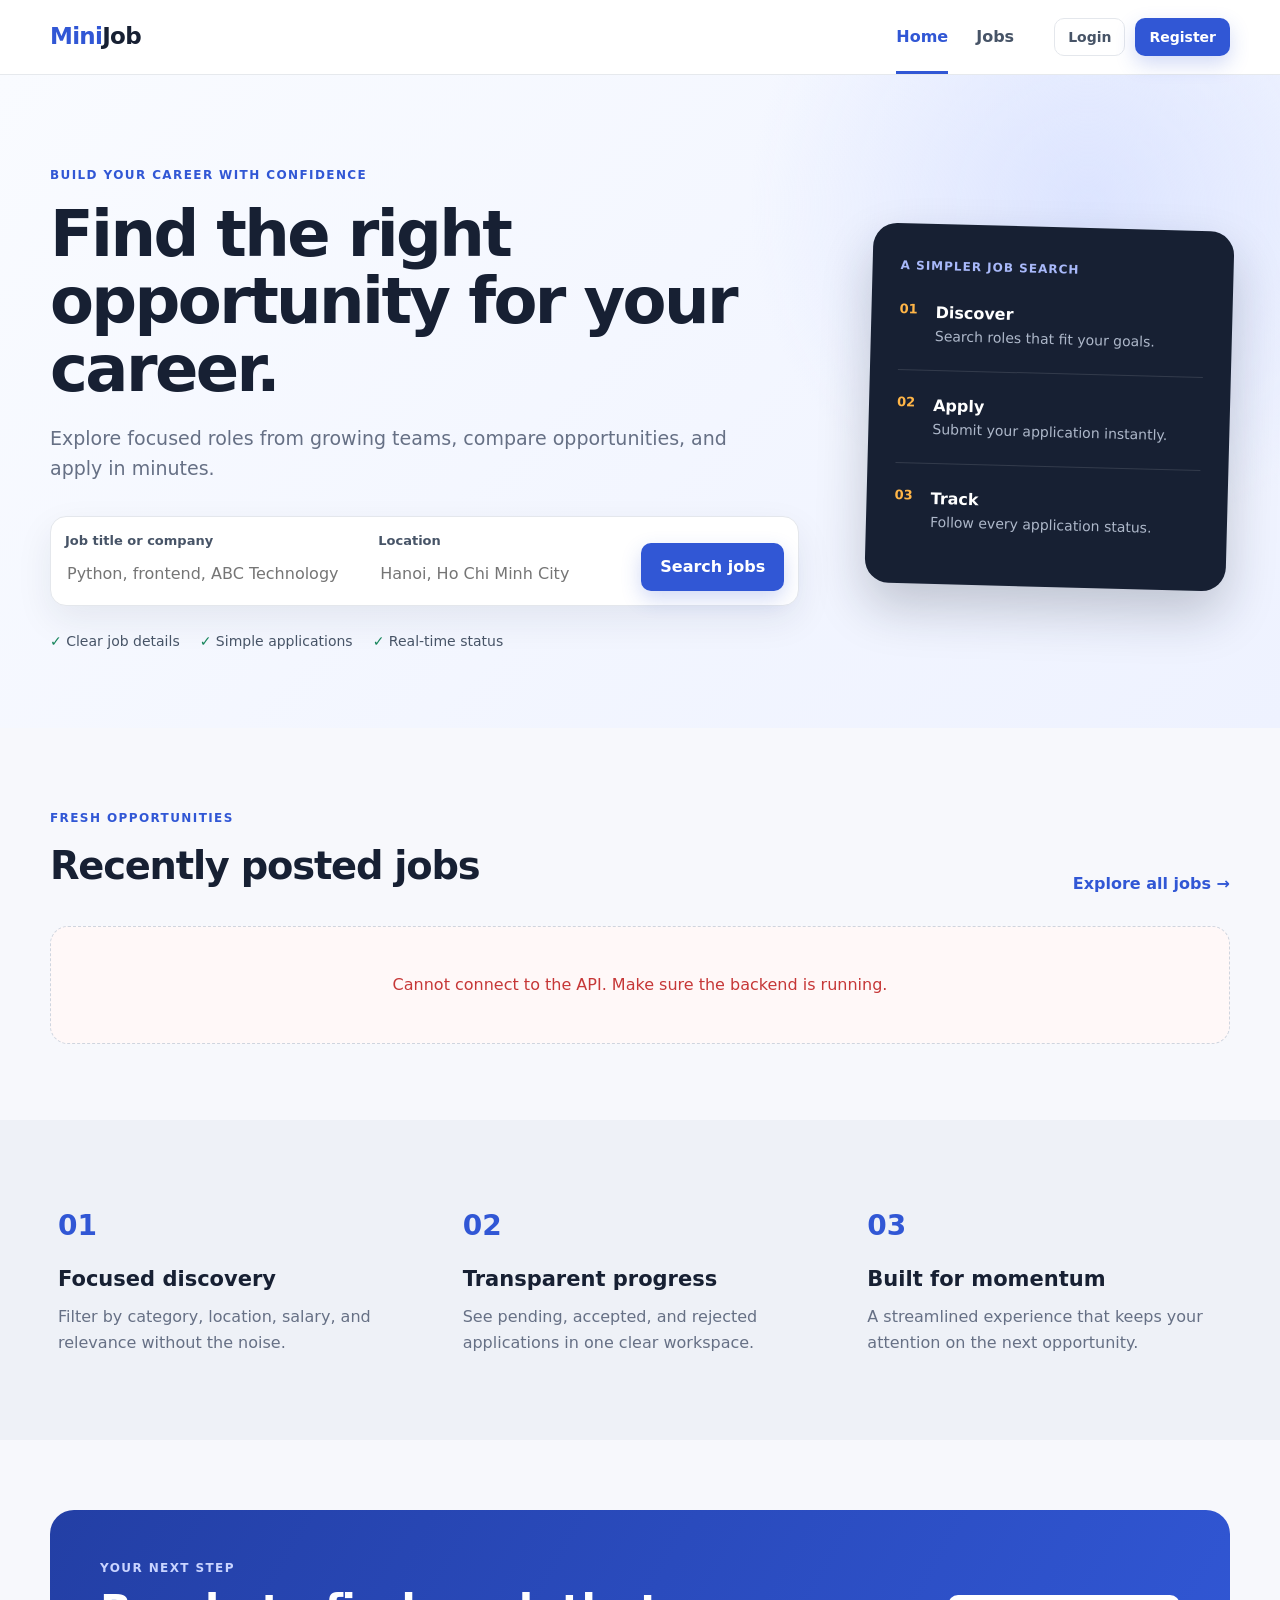
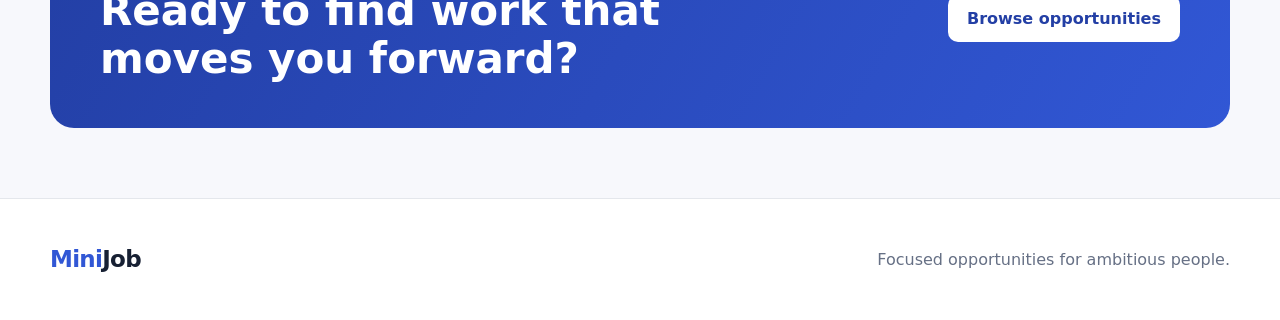
<file: frontend/index.html>
<!doctype html>
<html lang="en">
<head>
    <meta charset="UTF-8">
    <meta name="viewport" content="width=device-width, initial-scale=1.0">
    <meta name="description" content="Discover internships and early-career opportunities with MiniJob.">
    <title>MiniJob — Find your next opportunity</title>
    <link rel="stylesheet" href="css/style.css">
</head>
<body data-page="home">
    <header class="site-header" id="navbar"></header>
    <main>
        <section class="hero">
            <div class="container hero-grid">
                <div class="hero-copy">
                    <span class="eyebrow">Build your career with confidence</span>
                    <h1>Find the right opportunity for your career.</h1>
                    <p>Explore focused roles from growing teams, compare opportunities, and apply in minutes.</p>
                    <form id="hero-search-form" class="hero-search">
                        <label><span>Job title or company</span><input name="search" type="search" placeholder="Python, frontend, ABC Technology"></label>
                        <label><span>Location</span><input name="location" type="search" placeholder="Hanoi, Ho Chi Minh City"></label>
                        <button class="btn btn-primary" type="submit">Search jobs</button>
                    </form>
                    <div class="hero-proof"><span>✓ Clear job details</span><span>✓ Simple applications</span><span>✓ Real-time status</span></div>
                </div>
                <aside class="hero-panel" aria-label="How MiniJob works">
                    <span class="panel-label">A simpler job search</span>
                    <div class="step"><b>01</b><div><strong>Discover</strong><span>Search roles that fit your goals.</span></div></div>
                    <div class="step"><b>02</b><div><strong>Apply</strong><span>Submit your application instantly.</span></div></div>
                    <div class="step"><b>03</b><div><strong>Track</strong><span>Follow every application status.</span></div></div>
                </aside>
            </div>
        </section>
        <section class="section">
            <div class="container">
                <div class="section-heading"><div><span class="eyebrow">Fresh opportunities</span><h2>Recently posted jobs</h2></div><a class="text-link" href="jobs.html">Explore all jobs →</a></div>
                <div id="recent-jobs" class="job-grid"><div class="loading-state">Loading recent jobs…</div></div>
            </div>
        </section>
        <section class="section section-tinted">
            <div class="container benefits-grid">
                <article><span class="benefit-icon">01</span><h3>Focused discovery</h3><p>Filter by category, location, salary, and relevance without the noise.</p></article>
                <article><span class="benefit-icon">02</span><h3>Transparent progress</h3><p>See pending, accepted, and rejected applications in one clear workspace.</p></article>
                <article><span class="benefit-icon">03</span><h3>Built for momentum</h3><p>A streamlined experience that keeps your attention on the next opportunity.</p></article>
            </div>
        </section>
        <section class="cta-section"><div class="container cta-card"><div><span class="eyebrow eyebrow-light">Your next step</span><h2>Ready to find work that moves you forward?</h2></div><a class="btn btn-light" href="jobs.html">Browse opportunities</a></div></section>
    </main>
    <footer><div class="container footer-inner"><a class="brand" href="index.html"><span>Mini</span>Job</a><p>Focused opportunities for ambitious people.</p></div></footer>
    <div id="toast-root" class="toast-root"></div>
    <script type="module" src="js/common.js"></script>
    <script type="module" src="js/home.js"></script>
</body>
</html>
</file>
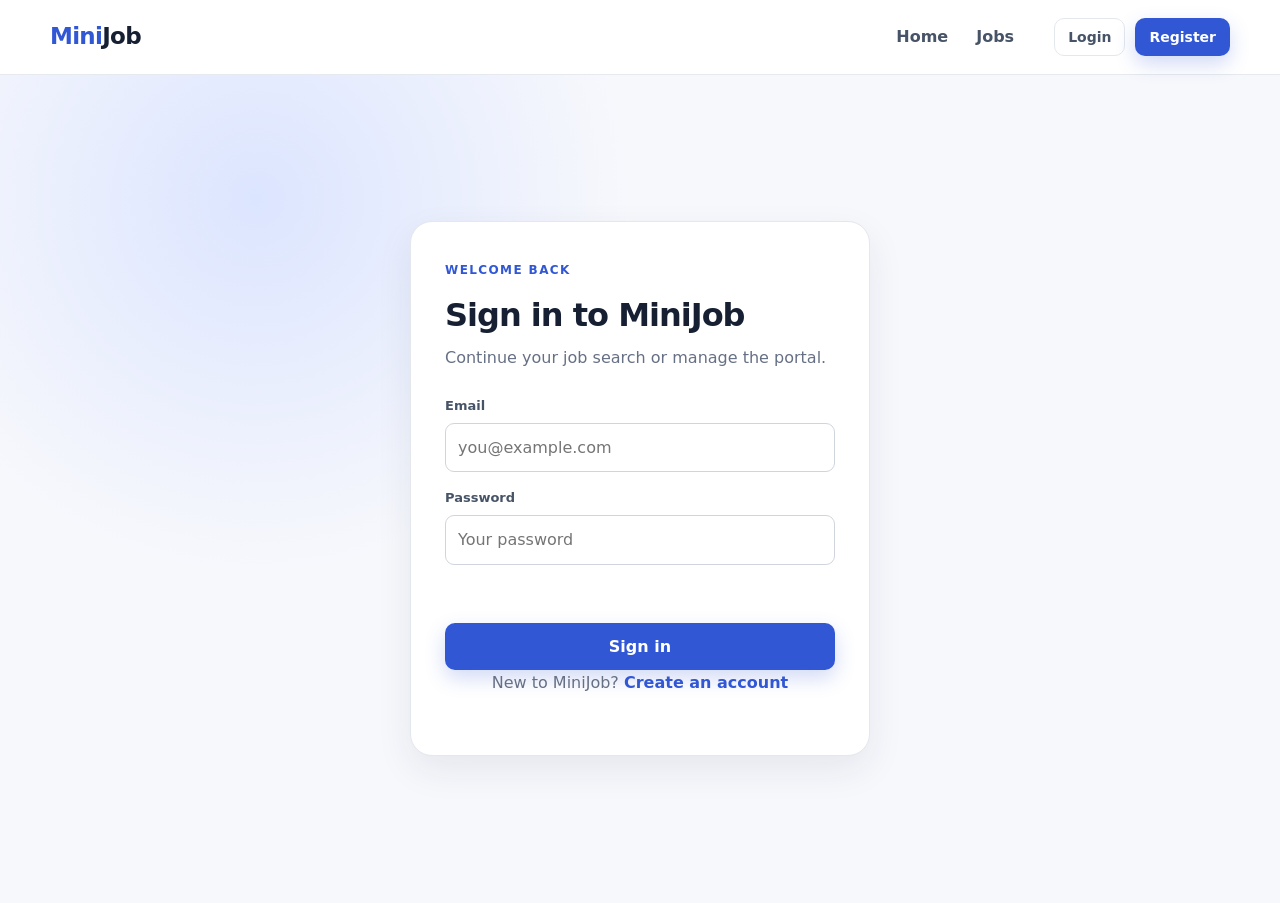
<file: frontend/admin.html>
<!doctype html><html lang="en"><head><meta charset="UTF-8"><meta name="viewport" content="width=device-width, initial-scale=1.0"><title>Admin Dashboard — MiniJob</title><link rel="stylesheet" href="css/style.css"><link rel="stylesheet" href="css/admin.css"></head><body data-page="admin"><header class="site-header" id="navbar"></header><main class="page-content"><div class="container admin-shell"><aside class="card admin-sidebar"><h2>Admin workspace</h2><button class="admin-tab active" data-panel="dashboard">Overview</button><button class="admin-tab" data-panel="jobs">Manage jobs</button><button class="admin-tab" data-panel="applications">Applications</button></aside><div id="admin-content"><div id="admin-guard" class="loading-state">Verifying administrator access…</div>
<section class="admin-panel active" id="panel-dashboard"><div class="panel-heading"><div><h1>Dashboard</h1><p>A live overview of MiniJob activity.</p></div><button class="btn btn-ghost btn-small" id="refresh-dashboard">Refresh</button></div><div id="stats-grid" class="stats-grid"><div class="loading-state">Loading dashboard…</div></div><div class="dashboard-columns"><article class="card"><h2>Recent applications</h2><div id="recent-applications" class="loading-state">Loading…</div></article><article class="card"><h2>Recent jobs</h2><div id="recent-jobs-admin" class="loading-state">Loading…</div></article></div></section>
<section class="admin-panel" id="panel-jobs"><div class="panel-heading"><div><h1>Manage jobs</h1><p>Create, update, and remove job listings.</p></div><button class="btn btn-primary" id="toggle-job-form">Create job</button></div><form class="card admin-form hidden" id="job-form"><div class="admin-form-toolbar"><h2 id="job-form-title">Create job</h2><button class="btn btn-ghost btn-small" id="cancel-job-form" type="button">Cancel</button></div><input type="hidden" name="job_id"><div class="field-grid"><label><span>Title</span><input name="title" minlength="3" maxlength="150" required></label><label><span>Company</span><input name="company" maxlength="150" required></label><label><span>Location</span><input name="location" maxlength="150" required></label><label><span>Category</span><select name="category_id" required></select></label><label><span>Minimum salary</span><input name="salary_min" type="number" min="0"></label><label><span>Maximum salary</span><input name="salary_max" type="number" min="0"></label><label class="field-full"><span>Description</span><textarea name="description" required></textarea></label></div><div class="form-error" role="alert"></div><button class="btn btn-primary" type="submit">Save job</button></form><form id="category-form" class="inline-form"><label><span>Quick create category</span><input name="name" minlength="2" maxlength="100" placeholder="Category name" required></label><button class="btn btn-ghost" type="submit">Add category</button></form><div id="admin-jobs" class="loading-state">Loading jobs…</div></section>
<section class="admin-panel" id="panel-applications"><div class="panel-heading"><div><h1>Applications</h1><p>Review candidates and update decisions.</p></div><button class="btn btn-ghost btn-small" id="refresh-applications">Refresh</button></div><div id="admin-applications" class="loading-state">Loading applications…</div></section>
</div></div></main><div id="toast-root" class="toast-root"></div><script type="module" src="js/common.js"></script><script type="module" src="js/admin.js"></script></body></html>
</file>
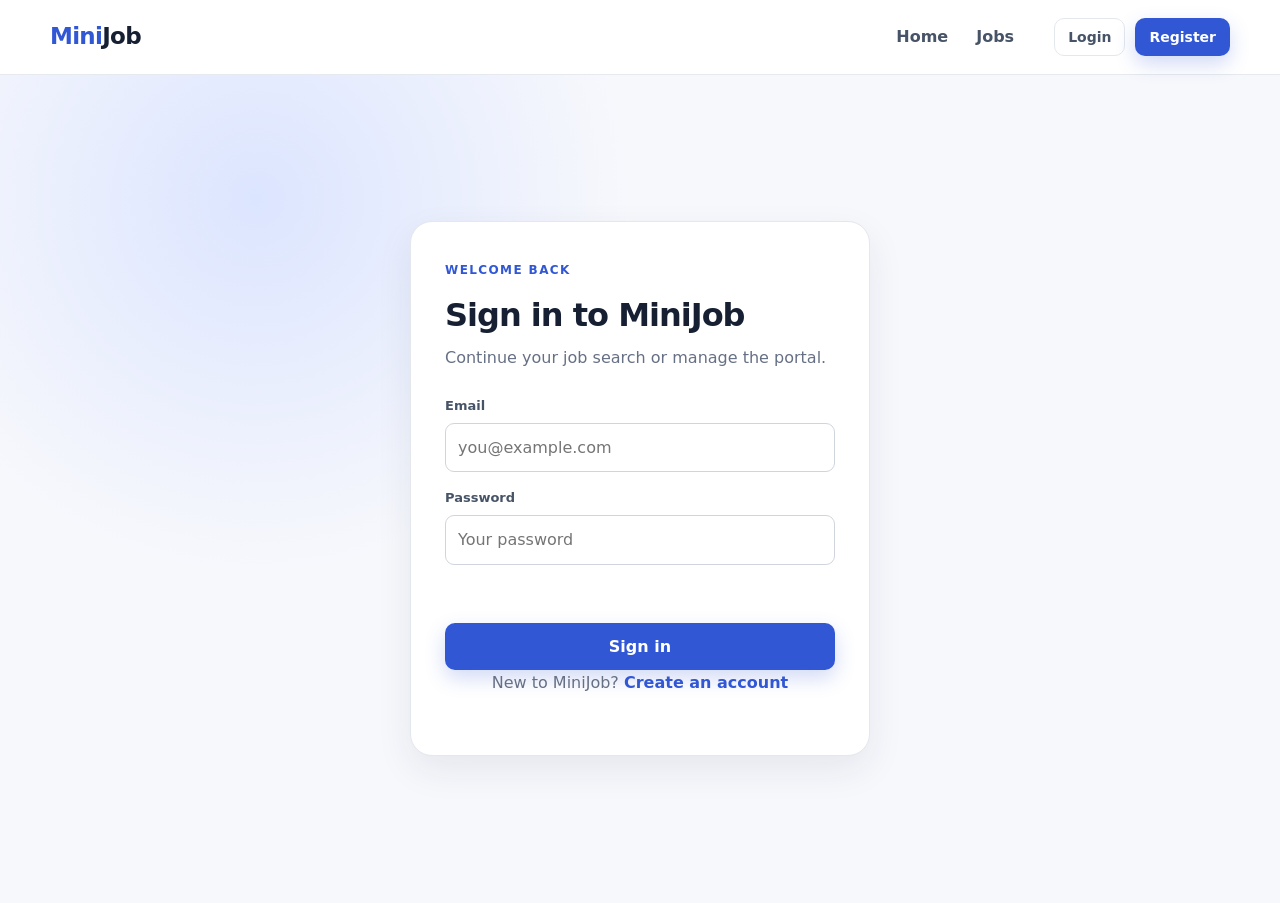
<file: frontend/applications.html>
<!doctype html><html lang="en"><head><meta charset="UTF-8"><meta name="viewport" content="width=device-width, initial-scale=1.0"><title>My Applications — MiniJob</title><link rel="stylesheet" href="css/style.css"></head><body data-page="applications"><header class="site-header" id="navbar"></header><main><section class="page-header"><div class="container"><span class="eyebrow">Candidate workspace</span><h1>My applications</h1><p>Track your progress and manage pending applications.</p></div></section><section class="page-content"><div class="container"><div id="applications-list" class="applications-list"><div class="loading-state">Checking your account…</div></div></div></section></main><div id="toast-root" class="toast-root"></div><script type="module" src="js/common.js"></script><script type="module" src="js/applications.js"></script></body></html>
</file>
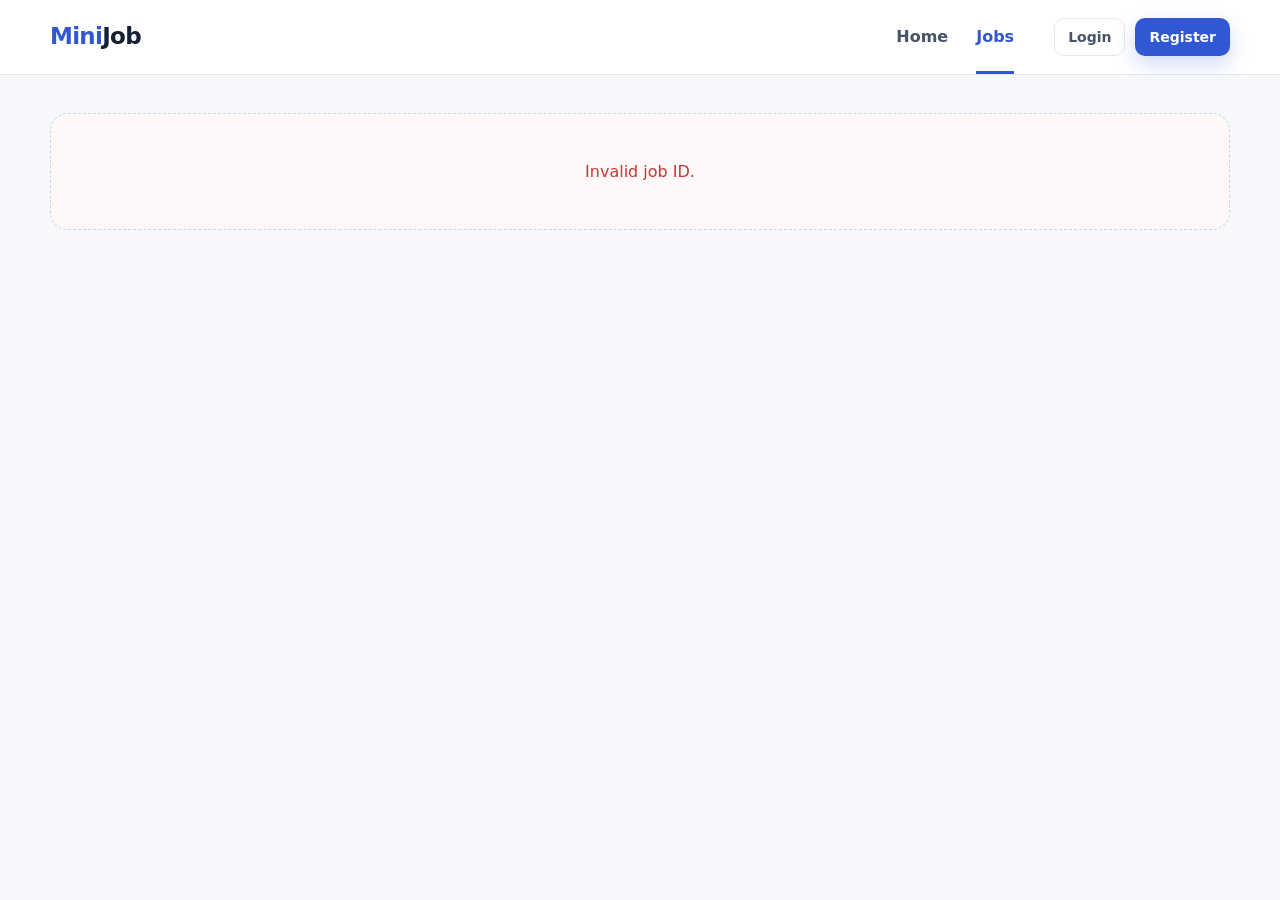
<file: frontend/job-detail.html>
<!doctype html><html lang="en"><head><meta charset="UTF-8"><meta name="viewport" content="width=device-width, initial-scale=1.0"><title>Job Detail — MiniJob</title><link rel="stylesheet" href="css/style.css"></head><body data-page="jobs"><header class="site-header" id="navbar"></header><main class="page-content"><div id="job-detail-content" class="container"><div class="loading-state">Loading job details…</div></div></main><div id="toast-root" class="toast-root"></div><script type="module" src="js/common.js"></script><script type="module" src="js/job-detail.js"></script></body></html>
</file>
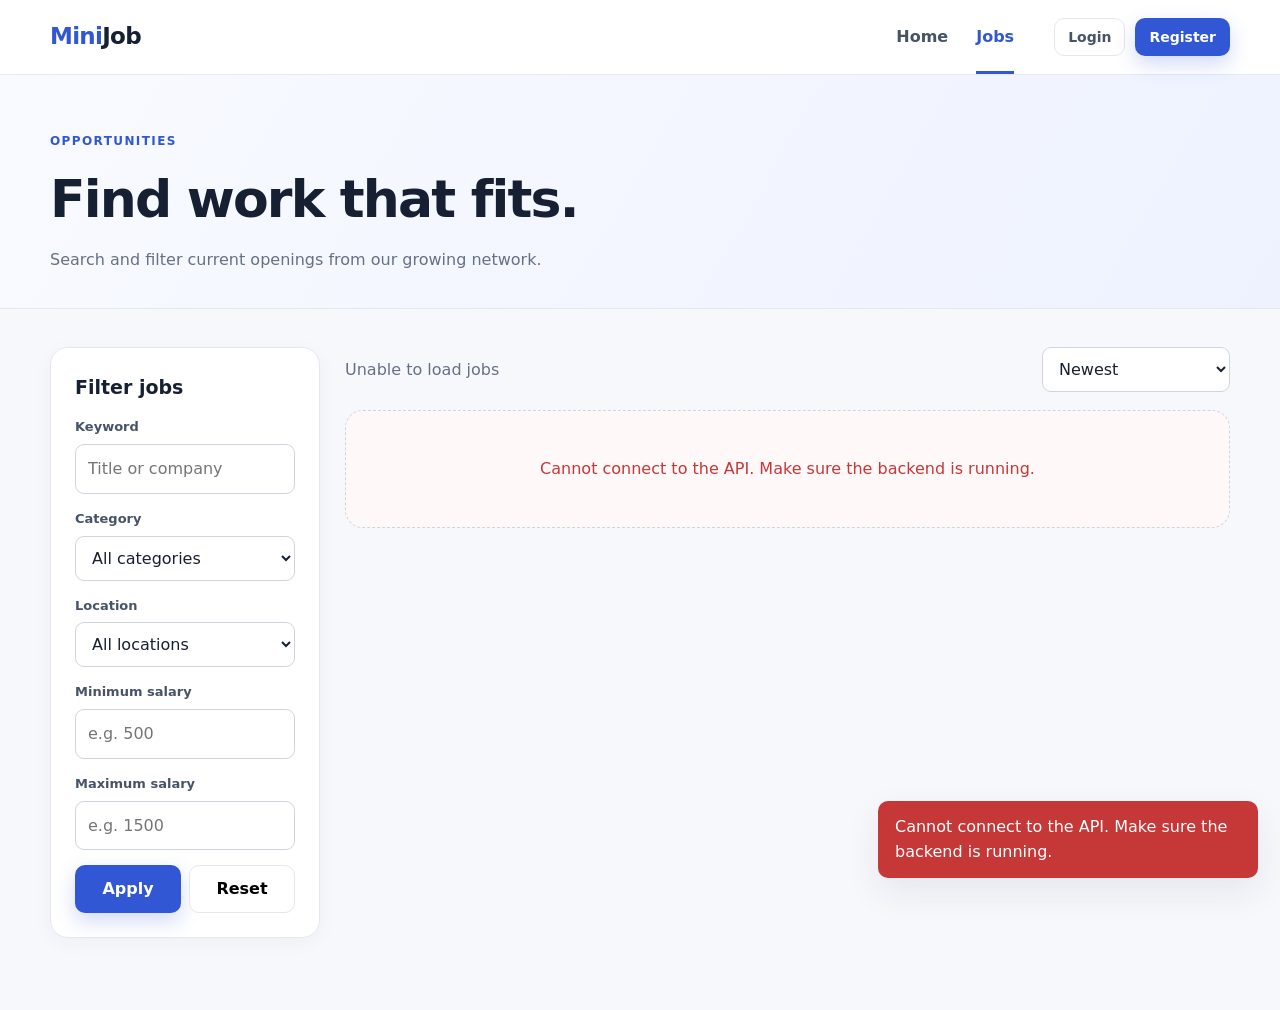
<file: frontend/jobs.html>
<!doctype html><html lang="en"><head><meta charset="UTF-8"><meta name="viewport" content="width=device-width, initial-scale=1.0"><title>Browse Jobs — MiniJob</title><link rel="stylesheet" href="css/style.css"></head><body data-page="jobs"><header class="site-header" id="navbar"></header><main><section class="page-header"><div class="container"><span class="eyebrow">Opportunities</span><h1>Find work that fits.</h1><p>Search and filter current openings from our growing network.</p></div></section><section class="page-content"><div class="container jobs-layout"><form id="filters-form" class="card filters"><h2>Filter jobs</h2><label><span>Keyword</span><input name="search" type="search" placeholder="Title or company"></label><label><span>Category</span><select name="category_id"><option value="">All categories</option></select></label><label><span>Location</span><select name="location"><option value="">All locations</option></select></label><label><span>Minimum salary</span><input name="salary_min" type="number" min="0" placeholder="e.g. 500"></label><label><span>Maximum salary</span><input name="salary_max" type="number" min="0" placeholder="e.g. 1500"></label><div class="filter-actions"><button class="btn btn-primary" type="submit">Apply</button><button class="btn btn-ghost" id="reset-filters" type="button">Reset</button></div></form><div><div class="results-toolbar"><p id="result-count">Loading jobs…</p><label><span class="hidden">Sort jobs</span><select id="sort"><option value="newest">Newest</option><option value="oldest">Oldest</option><option value="salary_asc">Salary low → high</option><option value="salary_desc">Salary high → low</option></select></label></div><div id="jobs-list" class="jobs-list"></div><nav id="pagination" class="pagination" aria-label="Job pages"></nav></div></div></section></main><div id="toast-root" class="toast-root"></div><script type="module" src="js/common.js"></script><script type="module" src="js/jobs.js"></script></body></html>
</file>
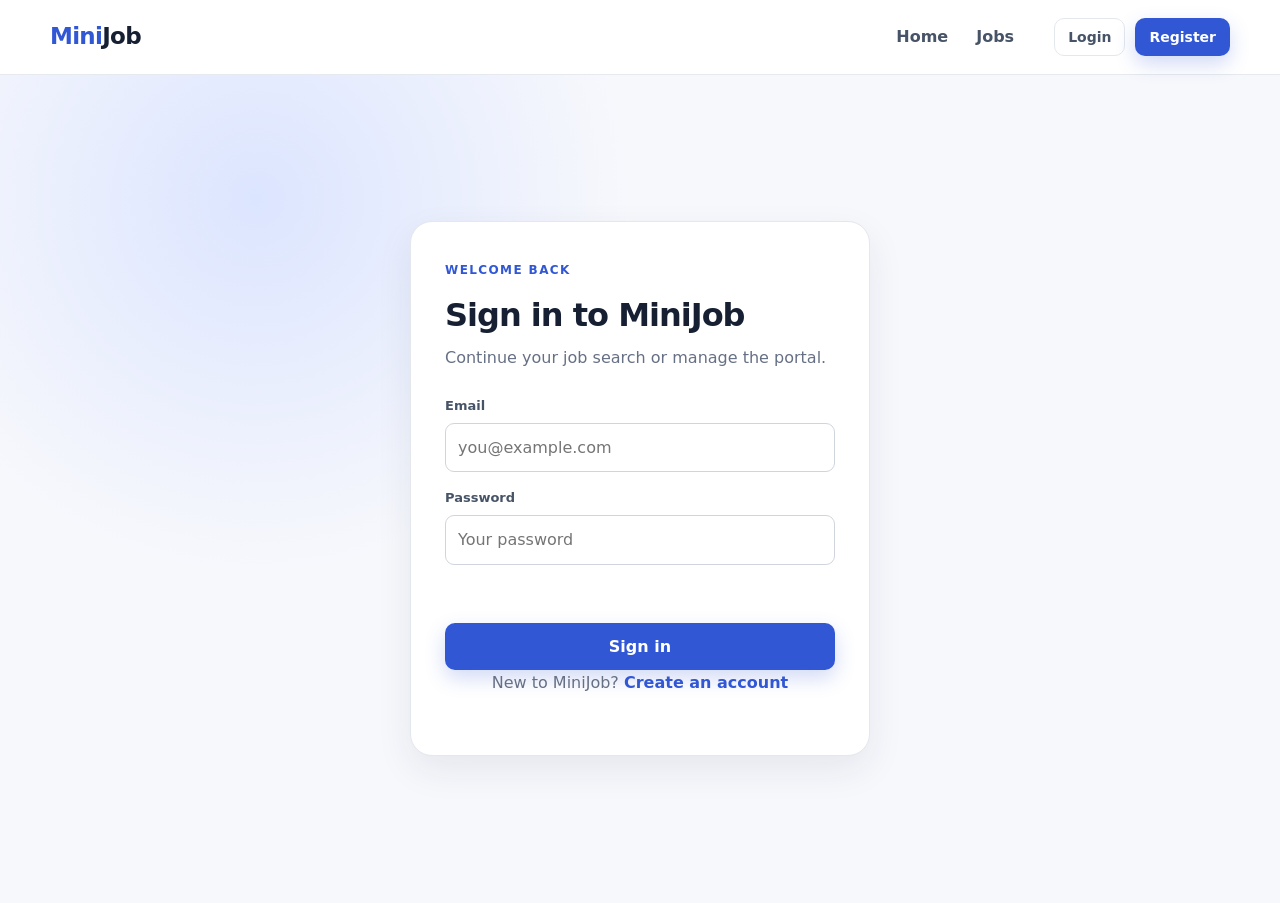
<file: frontend/login.html>
<!doctype html><html lang="en"><head><meta charset="UTF-8"><meta name="viewport" content="width=device-width, initial-scale=1.0"><title>Login — MiniJob</title><link rel="stylesheet" href="css/style.css"><link rel="stylesheet" href="css/auth.css"></head>
<body data-page="login"><header class="site-header" id="navbar"></header><main class="auth-page"><div class="auth-shell"><section class="auth-card"><span class="eyebrow">Welcome back</span><h1>Sign in to MiniJob</h1><p>Continue your job search or manage the portal.</p><form id="login-form" class="auth-form"><label><span>Email</span><input name="email" type="email" autocomplete="email" placeholder="you@example.com" required></label><label><span>Password</span><input name="password" type="password" autocomplete="current-password" placeholder="Your password" required></label><div class="form-error" role="alert"></div><button class="btn btn-primary" type="submit">Sign in</button></form><p class="auth-switch">New to MiniJob? <a href="register.html">Create an account</a></p></section></div></main><div id="toast-root" class="toast-root"></div><script type="module" src="js/common.js"></script><script type="module" src="js/auth.js"></script></body></html>
</file>
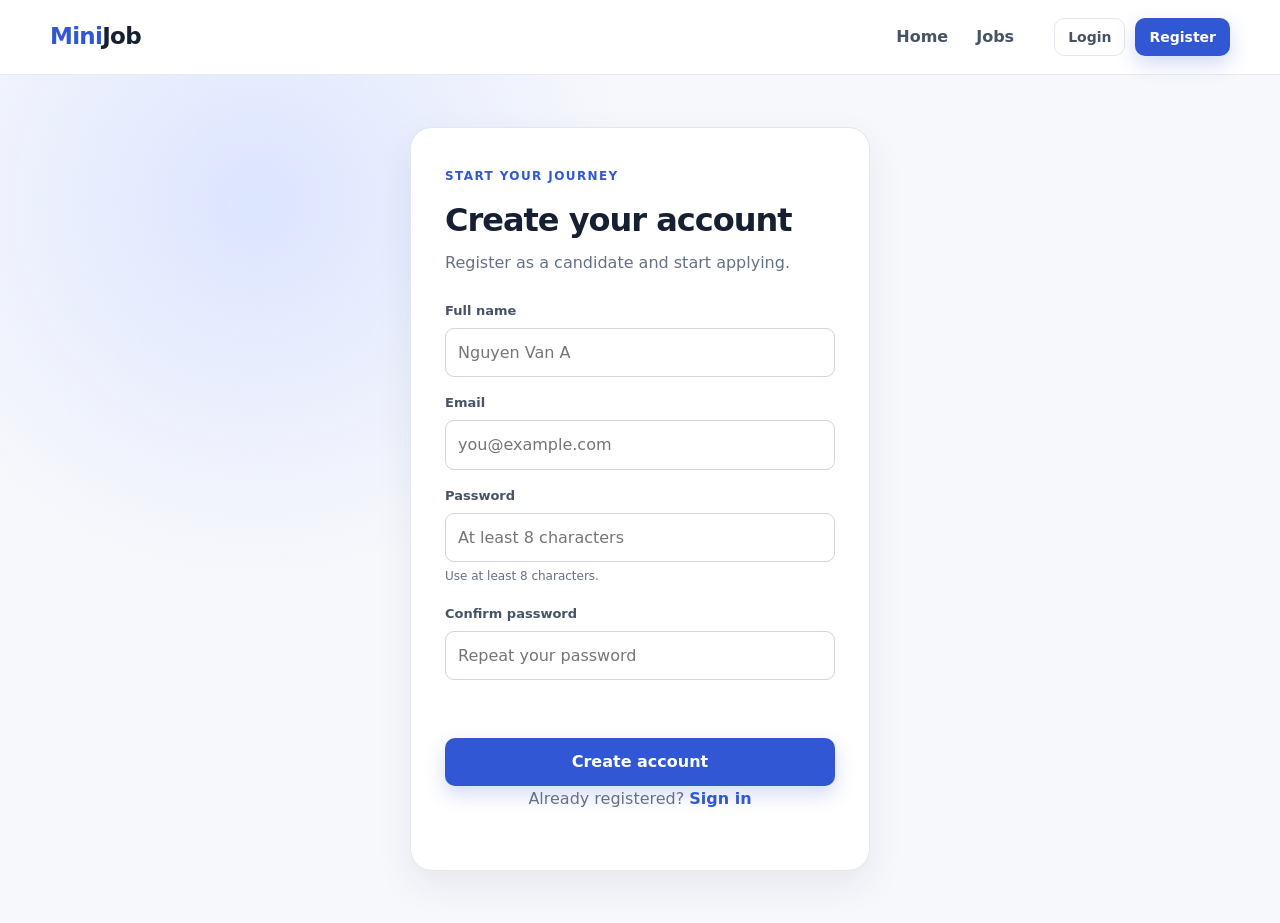
<file: frontend/register.html>
<!doctype html><html lang="en"><head><meta charset="UTF-8"><meta name="viewport" content="width=device-width, initial-scale=1.0"><title>Register — MiniJob</title><link rel="stylesheet" href="css/style.css"><link rel="stylesheet" href="css/auth.css"></head>
<body data-page="register"><header class="site-header" id="navbar"></header><main class="auth-page"><div class="auth-shell"><section class="auth-card"><span class="eyebrow">Start your journey</span><h1>Create your account</h1><p>Register as a candidate and start applying.</p><form id="register-form" class="auth-form"><label><span>Full name</span><input name="full_name" autocomplete="name" minlength="2" maxlength="100" placeholder="Nguyen Van A" required></label><label><span>Email</span><input name="email" type="email" autocomplete="email" placeholder="you@example.com" required></label><label><span>Password</span><input name="password" type="password" autocomplete="new-password" minlength="8" placeholder="At least 8 characters" required><small class="password-note">Use at least 8 characters.</small></label><label><span>Confirm password</span><input name="confirm_password" type="password" autocomplete="new-password" minlength="8" placeholder="Repeat your password" required></label><div class="form-error" role="alert"></div><button class="btn btn-primary" type="submit">Create account</button></form><p class="auth-switch">Already registered? <a href="login.html">Sign in</a></p></section></div></main><div id="toast-root" class="toast-root"></div><script type="module" src="js/common.js"></script><script type="module" src="js/auth.js"></script></body></html>
</file>
<file: frontend/css/style.css>
:root {
    --primary: #3157d5;
    --primary-dark: #233fa5;
    --primary-soft: #eef2ff;
    --accent: #ffb547;
    --background: #f7f8fc;
    --surface: #ffffff;
    --text: #172033;
    --text-muted: #667085;
    --border: #e4e7ec;
    --success: #16855b;
    --warning: #a86405;
    --danger: #c63737;
    --shadow: 0 14px 36px rgba(28, 39, 68, .08);
    --radius: 18px;
    --radius-small: 10px;
    --container: 1180px;
}

* { box-sizing: border-box; }
html { scroll-behavior: smooth; }
body { margin: 0; color: var(--text); background: var(--background); font: 16px/1.6 Inter, ui-sans-serif, system-ui, -apple-system, BlinkMacSystemFont, "Segoe UI", sans-serif; }
button, input, select, textarea { font: inherit; }
button, a { -webkit-tap-highlight-color: transparent; }
a { color: inherit; text-decoration: none; }
img { max-width: 100%; }
:focus-visible { outline: 3px solid rgba(49, 87, 213, .3); outline-offset: 3px; }
.container { width: min(calc(100% - 40px), var(--container)); margin-inline: auto; }
.site-header { position: sticky; top: 0; z-index: 50; min-height: 72px; background: rgba(255,255,255,.94); border-bottom: 1px solid rgba(228,231,236,.9); backdrop-filter: blur(14px); }
.nav-inner { min-height: 72px; display: flex; align-items: center; justify-content: space-between; gap: 28px; }
.brand { font-size: 23px; font-weight: 850; letter-spacing: -.7px; }.brand span { color: var(--primary); }
.nav-links { display: flex; align-items: center; gap: 28px; color: #475467; font-weight: 600; }
.nav-links > a { padding: 24px 0 21px; border-bottom: 3px solid transparent; }.nav-links > a:hover,.nav-links > a.active { color: var(--primary); border-color: var(--primary); }
.nav-actions { display: flex; align-items: center; gap: 10px; margin-left: 12px; }.nav-user { max-width: 170px; overflow: hidden; text-overflow: ellipsis; white-space: nowrap; font-size: 14px; color: var(--text); }
.nav-toggle { display: none; border: 0; background: transparent; font-size: 24px; cursor: pointer; }
.btn { min-height: 44px; display: inline-flex; align-items: center; justify-content: center; gap: 8px; border: 1px solid transparent; border-radius: 10px; padding: 10px 18px; font-weight: 750; cursor: pointer; transition: .2s ease; }
.btn:hover { transform: translateY(-1px); }.btn:disabled { opacity: .62; cursor: not-allowed; transform: none; }
.btn-primary { color: white; background: var(--primary); box-shadow: 0 8px 20px rgba(49,87,213,.22); }.btn-primary:hover { background: var(--primary-dark); }
.btn-ghost { background: white; border-color: var(--border); }.btn-ghost:hover { color: var(--primary); border-color: #b9c5f3; }
.btn-danger { color: var(--danger); background: #fff5f5; border-color: #ffd7d7; }.btn-light { color: var(--primary-dark); background: white; }.btn-small { min-height: 38px; padding: 7px 13px; font-size: 14px; }
.hero { padding: 86px 0 76px; overflow: hidden; background: radial-gradient(circle at 85% 20%, #dce4ff 0, transparent 28%), linear-gradient(135deg, #f9fbff 0%, #eef2ff 100%); }
.hero-grid { display: grid; grid-template-columns: 1.35fr .65fr; align-items: center; gap: 70px; }
.eyebrow { display: inline-block; color: var(--primary); font-size: 12px; font-weight: 850; letter-spacing: 1.4px; text-transform: uppercase; }
.hero h1 { max-width: 760px; margin: 15px 0 20px; font-size: clamp(42px, 5vw, 68px); line-height: 1.05; letter-spacing: -2.6px; }
.hero-copy > p { max-width: 680px; margin: 0 0 32px; color: var(--text-muted); font-size: 19px; }
.hero-search { display: grid; grid-template-columns: 1.2fr 1fr auto; align-items: end; gap: 12px; padding: 14px; background: var(--surface); border: 1px solid var(--border); border-radius: 16px; box-shadow: var(--shadow); }
label span { display: block; margin: 0 0 6px; color: #475467; font-size: 13px; font-weight: 700; }
input, select, textarea { width: 100%; color: var(--text); background: white; border: 1px solid #d0d5dd; border-radius: 9px; padding: 11px 12px; transition: border .2s, box-shadow .2s; }
input:focus, select:focus, textarea:focus { border-color: var(--primary); box-shadow: 0 0 0 3px rgba(49,87,213,.12); outline: 0; }
textarea { min-height: 130px; resize: vertical; }.hero-search input { border: 0; padding: 4px 2px; box-shadow: none; }
.hero-proof { display: flex; flex-wrap: wrap; gap: 20px; margin-top: 24px; color: #475467; font-size: 14px; }.hero-proof span::first-letter { color: var(--success); }
.hero-panel { padding: 28px; color: white; background: #172033; border-radius: 24px; box-shadow: 0 24px 50px rgba(23,32,51,.22); transform: rotate(1.5deg); }.panel-label { color: #a9b9fa; font-size: 12px; font-weight: 800; letter-spacing: 1px; text-transform: uppercase; }
.step { display: flex; gap: 18px; padding: 22px 0; border-bottom: 1px solid rgba(255,255,255,.12); }.step:last-child { border: 0; }.step b { color: var(--accent); font-size: 13px; }.step strong,.step span { display: block; }.step span { color: #aeb8ca; font-size: 14px; }
.section { padding: 76px 0; }.section-tinted { background: #eef1f7; }.section-heading { display: flex; align-items: end; justify-content: space-between; gap: 24px; margin-bottom: 30px; }.section-heading h2 { margin: 5px 0 0; font-size: clamp(28px,3vw,40px); letter-spacing: -1.2px; }
.job-grid { display: grid; grid-template-columns: repeat(3, minmax(0, 1fr)); gap: 20px; }.job-card { padding: 24px; background: var(--surface); border: 1px solid var(--border); border-radius: var(--radius); box-shadow: 0 5px 18px rgba(28,39,68,.035); transition: .2s ease; }.job-card:hover { transform: translateY(-3px); border-color: #c5cef2; box-shadow: var(--shadow); }
.job-card-top { display: flex; justify-content: space-between; gap: 12px; align-items: center; }.tag { display: inline-flex; border-radius: 999px; padding: 5px 10px; color: var(--primary-dark); background: var(--primary-soft); font-size: 12px; font-weight: 750; }.date { color: var(--text-muted); font-size: 12px; }.job-card h3 { margin: 20px 0 3px; font-size: 20px; line-height: 1.3; }.job-card h3 a:hover { color: var(--primary); }.company { margin: 0; color: var(--text-muted); }.job-meta { display: grid; gap: 6px; margin: 18px 0; color: #475467; font-size: 14px; }
.text-link { color: var(--primary); font-weight: 750; }.text-link:hover { color: var(--primary-dark); }
.benefits-grid { display: grid; grid-template-columns: repeat(3,1fr); gap: 34px; }.benefits-grid article { padding: 8px; }.benefits-grid h3 { margin: 14px 0 8px; font-size: 21px; }.benefits-grid p { margin: 0; color: var(--text-muted); }.benefit-icon { color: var(--primary); font-size: 28px; font-weight: 850; }
.cta-section { padding: 70px 0; }.cta-card { display: flex; align-items: center; justify-content: space-between; gap: 30px; padding: 44px 50px; color: white; background: linear-gradient(120deg,var(--primary-dark),var(--primary)); border-radius: 24px; }.cta-card h2 { max-width: 720px; margin: 8px 0 0; font-size: clamp(27px,4vw,42px); line-height: 1.15; }.eyebrow-light { color: #c9d4ff; }
footer { padding: 32px 0; background: white; border-top: 1px solid var(--border); }.footer-inner { display: flex; justify-content: space-between; align-items: center; gap: 20px; }.footer-inner p { color: var(--text-muted); }
.page-header { padding: 52px 0 35px; background: linear-gradient(120deg,#f8faff,#eef2ff); border-bottom: 1px solid var(--border); }.page-header h1 { margin: 6px 0; font-size: clamp(34px,5vw,52px); letter-spacing: -1.8px; }.page-header p { margin: 0; color: var(--text-muted); }
.page-content { padding: 38px 0 72px; }.card { padding: 24px; background: white; border: 1px solid var(--border); border-radius: var(--radius); box-shadow: 0 5px 20px rgba(28,39,68,.04); }
.loading-state,.empty-state,.error-state { grid-column: 1/-1; padding: 45px 24px; color: var(--text-muted); text-align: center; background: white; border: 1px dashed #cfd5df; border-radius: var(--radius); }.error-state { color: var(--danger); background: #fff8f8; }
.toast-root { position: fixed; z-index: 100; right: 22px; bottom: 22px; display: grid; gap: 10px; }.toast { max-width: 380px; padding: 13px 17px; color: white; background: #344054; border-radius: 10px; box-shadow: var(--shadow); opacity: 0; transform: translateY(12px); transition: .2s; }.toast.is-visible { opacity: 1; transform: translateY(0); }.toast-success { background: var(--success); }.toast-error { background: var(--danger); }.toast-warning { background: var(--warning); }
.status { display: inline-flex; border-radius: 999px; padding: 4px 9px; font-size: 12px; font-weight: 800; text-transform: capitalize; }.status-pending { color: #8b5900; background: #fff3d6; }.status-accepted { color: #08744e; background: #dff7ed; }.status-rejected { color: #a82c2c; background: #ffe6e6; }
.hidden { display: none !important; }.actions { display: flex; flex-wrap: wrap; gap: 10px; }.form-error { min-height: 22px; color: var(--danger); font-size: 14px; }.field-grid { display: grid; grid-template-columns: repeat(2,minmax(0,1fr)); gap: 16px; }.field-full { grid-column: 1/-1; }
.jobs-layout { display: grid; grid-template-columns: 270px minmax(0,1fr); gap: 25px; align-items: start; }.filters { position: sticky; top: 95px; display: grid; gap: 15px; }.filters h2 { margin: 0; font-size: 19px; }.filter-actions { display: grid; grid-template-columns: 1fr 1fr; gap: 8px; }.results-toolbar { display: flex; justify-content: space-between; gap: 16px; align-items: center; margin-bottom: 18px; }.results-toolbar p { margin: 0; color: var(--text-muted); }.results-toolbar select { width: auto; min-width: 165px; }.jobs-list { display: grid; gap: 15px; }.jobs-list .job-card { display: grid; grid-template-columns: 1fr auto; gap: 8px 25px; }.jobs-list .job-card-top,.jobs-list .job-meta,.jobs-list .text-link { grid-column: 1/-1; }.pagination { display: flex; flex-wrap: wrap; justify-content: center; gap: 7px; margin-top: 30px; }.pagination button { min-width: 40px; min-height: 40px; border: 1px solid var(--border); border-radius: 8px; background: white; cursor: pointer; }.pagination button.active { color: white; background: var(--primary); border-color: var(--primary); }.pagination button:disabled { opacity: .45; cursor: not-allowed; }
.detail-layout { display: grid; grid-template-columns: minmax(0,1fr) 330px; gap: 25px; align-items: start; }.detail-main h1 { margin: 12px 0 5px; font-size: clamp(32px,4vw,48px); line-height: 1.12; letter-spacing: -1.5px; }.detail-company { color: var(--text-muted); font-size: 18px; }.detail-meta { display: flex; flex-wrap: wrap; gap: 10px 24px; padding: 22px 0; border-block: 1px solid var(--border); color: #475467; }.job-description { white-space: pre-wrap; }.apply-card { position: sticky; top: 95px; }.apply-card h2 { margin-top: 0; }.apply-card .btn { width: 100%; }.apply-card p { color: var(--text-muted); }
.applications-list { display: grid; gap: 15px; }.application-card { display: flex; justify-content: space-between; gap: 25px; align-items: center; }.application-card h2 { margin: 10px 0 2px; font-size: 20px; }.application-card p,.application-card small { margin: 0; color: var(--text-muted); }.application-detail { flex-basis: 100%; display: flex; flex-wrap: wrap; gap: 10px 24px; padding-top: 17px; border-top: 1px solid var(--border); color: var(--text-muted); }.application-card:has(.application-detail:not(.hidden)) { flex-wrap: wrap; }

@media (max-width: 992px) {
    .hero-grid { grid-template-columns: 1fr; }.hero-panel { display: none; }.job-grid { grid-template-columns: repeat(2,minmax(0,1fr)); }.hero-search { grid-template-columns: 1fr 1fr; }.hero-search .btn { grid-column: 1/-1; }.benefits-grid { gap: 18px; }
}
@media (max-width: 768px) {
    .container { width: min(calc(100% - 28px), var(--container)); }.nav-toggle { display: block; }.nav-links { display: none; position: absolute; top: 72px; left: 0; right: 0; padding: 16px 20px 22px; background: white; border-bottom: 1px solid var(--border); box-shadow: var(--shadow); flex-direction: column; align-items: stretch; gap: 4px; }.nav-links.is-open { display: flex; }.nav-links > a { padding: 10px; border: 0; }.nav-actions { margin: 10px 0 0; flex-wrap: wrap; }.nav-user { width: 100%; max-width: none; }.hero { padding: 60px 0; }.hero h1 { letter-spacing: -1.7px; }.job-grid,.benefits-grid { grid-template-columns: 1fr; }.section { padding: 56px 0; }.section-heading,.cta-card { align-items: flex-start; flex-direction: column; }.cta-card { padding: 34px 28px; }.footer-inner { align-items: flex-start; flex-direction: column; }.field-grid { grid-template-columns: 1fr; }.field-full { grid-column: auto; }.jobs-layout,.detail-layout { grid-template-columns: 1fr; }.filters,.apply-card { position: static; }.filters { grid-template-columns: repeat(2,1fr); }.filters h2,.filters .filter-actions { grid-column: 1/-1; }.application-card { align-items: flex-start; flex-direction: column; }
}
@media (max-width: 576px) {
    .hero-search { grid-template-columns: 1fr; }.hero-search .btn { grid-column: auto; }.hero-proof { display: grid; gap: 7px; }.section-heading { align-items: flex-start; }.job-card { padding: 20px; }.toast-root { left: 14px; right: 14px; bottom: 14px; }.toast { max-width: none; }.filters { grid-template-columns: 1fr; }.filters h2,.filters .filter-actions { grid-column: auto; }.results-toolbar { align-items: stretch; flex-direction: column; }.results-toolbar select { width: 100%; }
}
</file>
<file: frontend/css/admin.css>
.admin-shell { display: grid; grid-template-columns: 220px minmax(0,1fr); gap: 26px; align-items: start; }.admin-sidebar { position: sticky; top: 95px; padding: 16px; }.admin-sidebar h2 { margin: 4px 8px 14px; font-size: 16px; }.admin-tab { width: 100%; display: flex; gap: 9px; align-items: center; padding: 11px 12px; color: #475467; background: transparent; border: 0; border-radius: 9px; font-weight: 700; text-align: left; cursor: pointer; }.admin-tab:hover,.admin-tab.active { color: var(--primary); background: var(--primary-soft); }
.admin-panel { display: none; }.admin-panel.active { display: block; }.panel-heading { display: flex; align-items: center; justify-content: space-between; gap: 18px; margin-bottom: 20px; }.panel-heading h1 { margin: 0; font-size: 30px; }.panel-heading p { margin: 2px 0 0; color: var(--text-muted); }
.stats-grid { display: grid; grid-template-columns: repeat(3,minmax(0,1fr)); gap: 14px; margin-bottom: 25px; }.stat-card { padding: 19px; background: white; border: 1px solid var(--border); border-radius: 14px; }.stat-card span { color: var(--text-muted); font-size: 13px; }.stat-card strong { display: block; margin-top: 5px; font-size: 28px; line-height: 1; }.dashboard-columns { display: grid; grid-template-columns: 1fr 1fr; gap: 18px; }.dashboard-columns h2 { margin-top: 0; font-size: 19px; }
.table-wrap { overflow-x: auto; border: 1px solid var(--border); border-radius: 13px; background: white; }.data-table { width: 100%; min-width: 760px; border-collapse: collapse; }.data-table th,.data-table td { padding: 13px 14px; text-align: left; border-bottom: 1px solid var(--border); vertical-align: middle; }.data-table th { color: #475467; background: #f9fafb; font-size: 12px; letter-spacing: .3px; text-transform: uppercase; }.data-table tr:last-child td { border: 0; }.data-table td { font-size: 14px; }.table-title { font-weight: 750; }.table-subtitle { display: block; color: var(--text-muted); font-size: 12px; }
.admin-form { display: grid; gap: 15px; margin-bottom: 22px; }.admin-form-toolbar { display: flex; justify-content: space-between; align-items: center; }.admin-form-toolbar h2 { margin: 0; font-size: 20px; }.admin-form.hidden { display: none; }.inline-form { display: grid; grid-template-columns: 1fr auto; gap: 10px; margin-bottom: 18px; }.status-select { min-width: 110px; padding: 6px 8px; font-size: 13px; }
@media (max-width: 992px) { .admin-shell { grid-template-columns: 1fr; }.admin-sidebar { position: static; display: flex; overflow-x: auto; gap: 7px; }.admin-sidebar h2 { display: none; }.admin-tab { width: auto; white-space: nowrap; }.stats-grid { grid-template-columns: repeat(2,1fr); }.dashboard-columns { grid-template-columns: 1fr; } }
@media (max-width: 576px) { .stats-grid { grid-template-columns: 1fr; }.panel-heading { align-items: flex-start; flex-direction: column; }.inline-form { grid-template-columns: 1fr; }.admin-form-toolbar { align-items: flex-start; flex-direction: column; gap: 10px; } }
</file>
<file: frontend/css/auth.css>
.auth-page { min-height: calc(100vh - 72px); display: grid; place-items: center; padding: 52px 20px; background: radial-gradient(circle at 20% 15%, #dce5ff, transparent 30%), var(--background); }
.auth-shell { width: min(100%, 460px); }.auth-card { padding: 34px; background: white; border: 1px solid var(--border); border-radius: 22px; box-shadow: var(--shadow); }
.auth-card h1 { margin: 8px 0 4px; font-size: 32px; letter-spacing: -1px; }.auth-card > p { margin: 0 0 25px; color: var(--text-muted); }.auth-form { display: grid; gap: 16px; }.auth-form .btn { margin-top: 4px; }
.auth-switch { margin: 22px 0 0; color: var(--text-muted); text-align: center; }.auth-switch a { color: var(--primary); font-weight: 750; }
.password-note { margin-top: 5px; color: var(--text-muted); font-size: 12px; }
@media (max-width: 576px) { .auth-page { padding: 28px 14px; }.auth-card { padding: 25px 20px; } }
</file>
